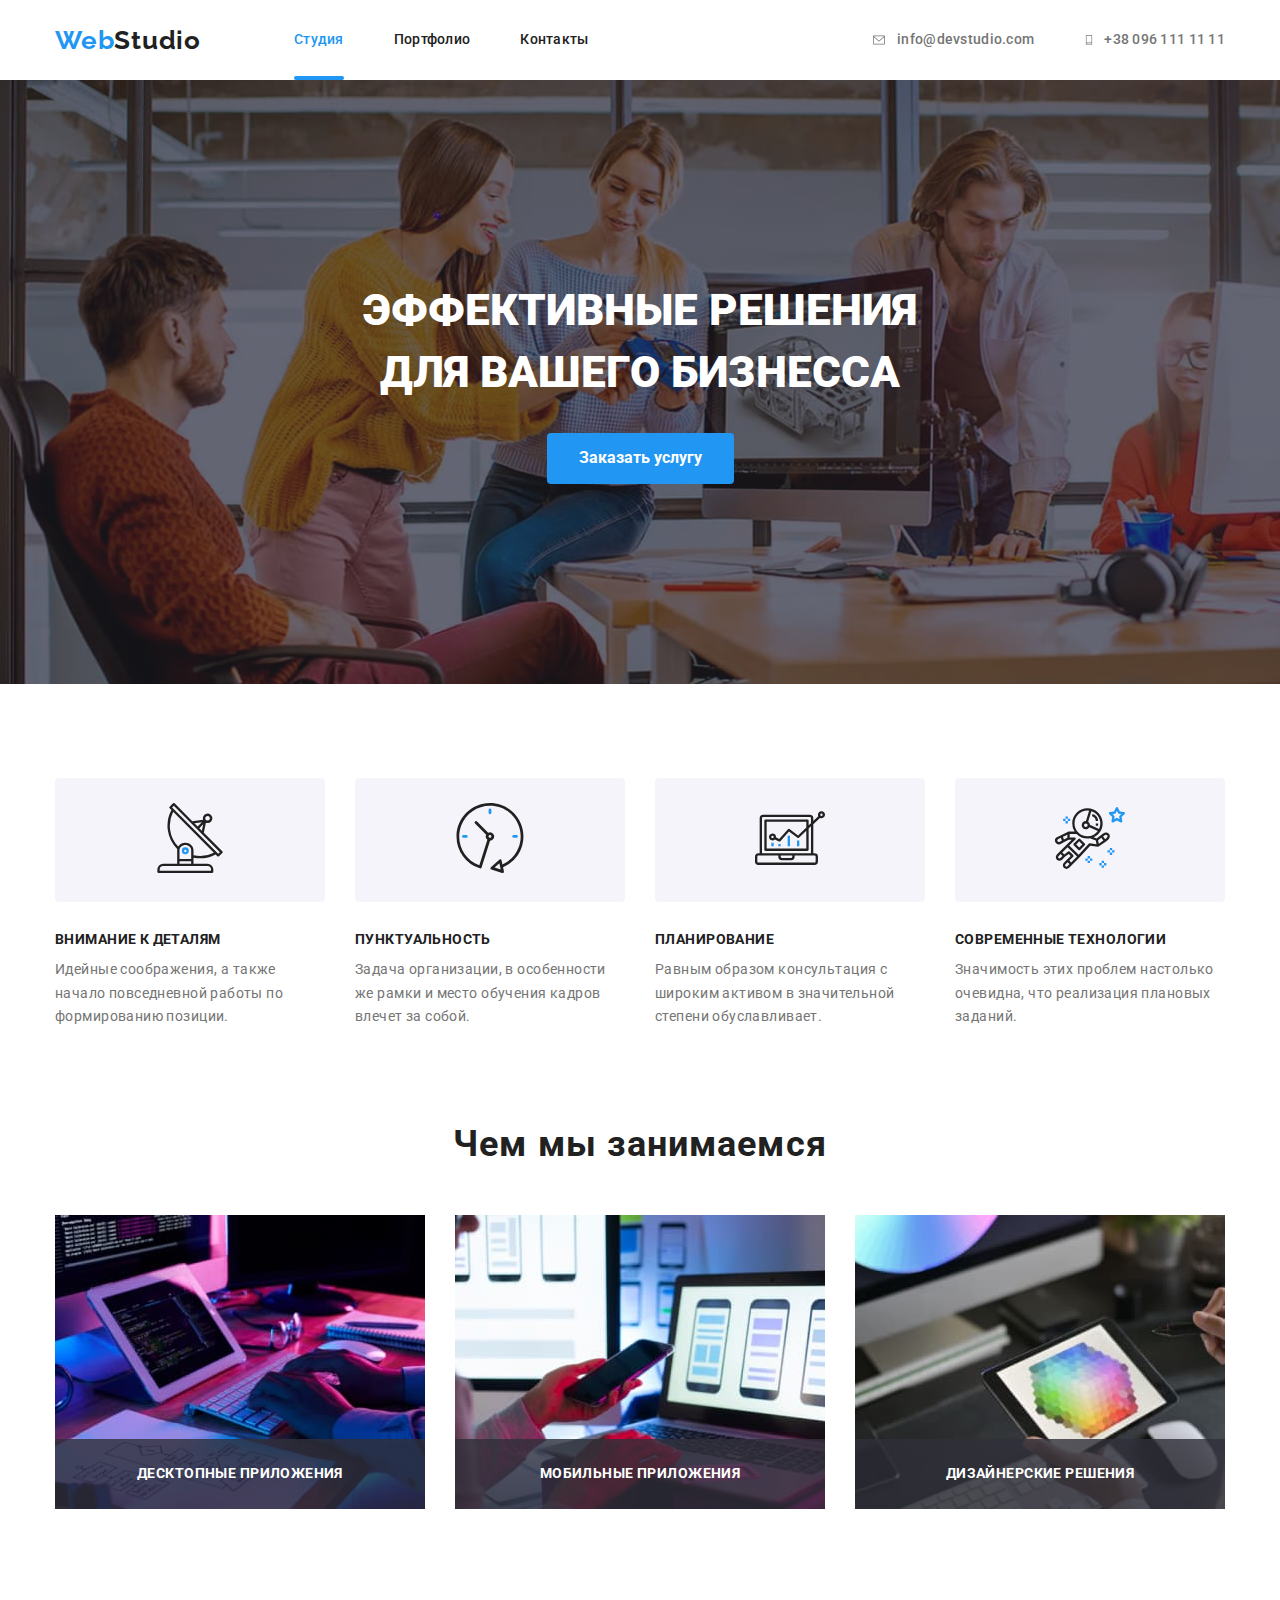
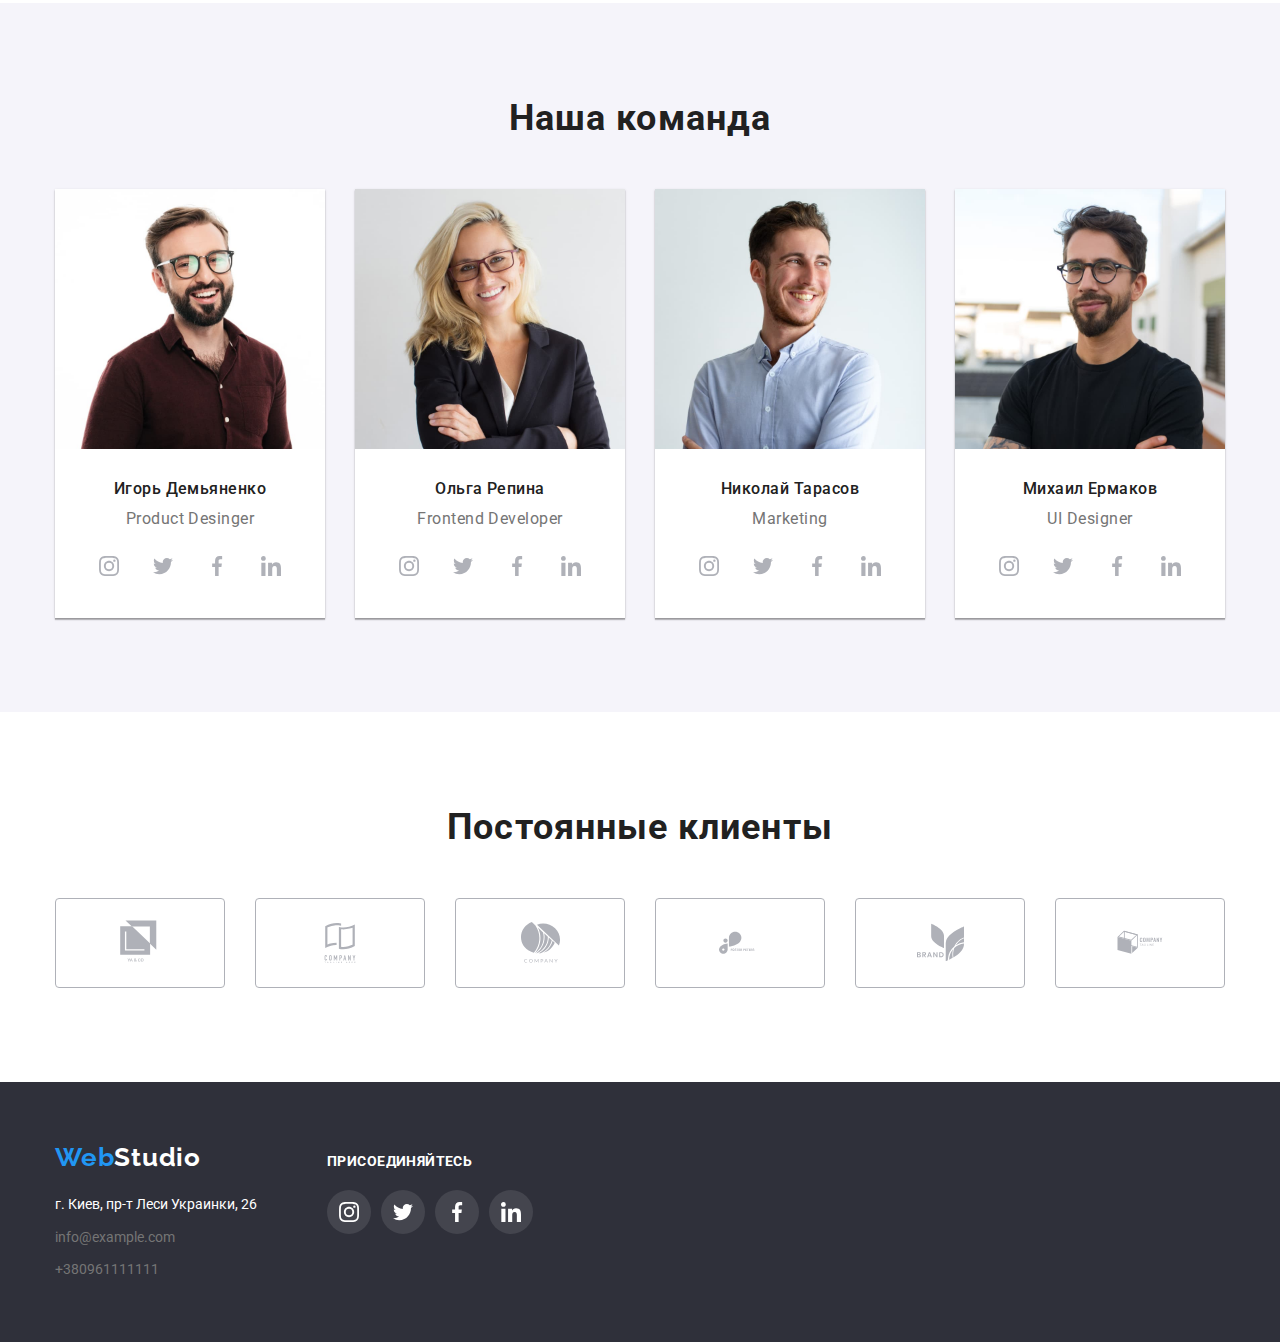
<file: index.html>
<!DOCTYPE html>
<html lang="ru">
    <head>
        <meta charset="UTF-8">
        <meta name="viewport" content="width=device-width, initial-scale=1.0">
        <title>Document</title>
        <link href="https://fonts.googleapis.com/css2?family=Raleway:wght@700&family=Roboto:wght@400;500;700;900&display=swap"
            rel="stylesheet">
        <link rel="stylesheet" href="https://cdnjs.cloudflare.com/ajax/libs/modern-normalize/1.0.0/modern-normalize.min.css">
        <link rel="stylesheet" href="./css/styles.css">
    </head>
    <body>
        <!-- Шапка -->
        <header>
            <div class="container header-container">
                <nav class="navigation">    
                    <a href="./index.html" class="logo">
                        <span  class="logo-first-part">web</span><span class="logo-second-part">Studio</span>
                    </a>
                    <ul class="nav-list">
                        <li class="current-page nav-item">
                            <a href="./index.html" class="nav-links">
                                студия
                            </a>
                            <div class="local-line"></div>
                        </li>
                        <li class="nav-item">
                            <a href="./portfolio.html" class="nav-links">портфолио</a>
                        </li>
                        <li class="nav-item">
                            <a href="" class="nav-links">контакты</a >
                        </li>
                    </ul>
                </nav>
                <ul class="header-contacts">
                    <li class="header-contacts-item">
                        <a href="mailto:info@devstudio.com">
                            <svg class="envelope">
                                <use href="./images/symbol-defs.svg#icon-envelope"></use>
                            </svg>
                            info@devstudio.com
                        </a>
                    </li>
                    <li class="header-contacts-item">
                        <a href="tel:+380961111111" >
                            <svg class="smartphone">
                                <use href="./images/symbol-defs.svg#icon-smartphone"></use>
                            </svg>
                           +38 096 111 11 11
                        </a>
                    </li>
                </ul>
            </div>
        </header>
        <main>
            <!-- Герой -->
            <section class="hero">
                <div class="container centred">
                    <h1 class="hero-title">эффективные решения<br>для вашего бизнесса</h1>
                    <button class="hero-link" data-modal-open>Заказать услугу</button>
                </div>
            </section>
            <!-- Преймущества -->
            <section class="advantages">
                <ul class="container advantages-list">
                    <li>
                        <div class="advantages-icon-block"> 
                            <svg class="advantages-icon">
                                <use href="./images/symbol-defs.svg#icon-antenna-1"></use>
                            </svg>
                        </div>
                        <h3>внимание к деталям</h3>
                        <p>идейные соображения, а также начало повседневной работы по формированию позиции.</p>
                    </li>
                    <li>
                        <div class="advantages-icon-block">
                            <svg class="advantages-icon">
                                <use href="./images/symbol-defs.svg#icon-clock-1"></use>
                            </svg>
                        </div>
                        <h3>пунктуальность</h3>
                        <p>задача организации, в особенности же рамки и место обучения кадров влечет за собой.</p>
                    </li>
                    <li>
                        <div class="advantages-icon-block">
                            <svg class="advantages-icon">
                                <use href="./images/symbol-defs.svg#icon-diagram-1"></use>
                            </svg>
                        </div>
                        <h3>планирование</h3>
                        <p>равным образом консультация с широким активом в значительной степени обуславливает.</p>
                    </li>
                    <li>
                        <div class="advantages-icon-block">
                            <svg class="advantages-icon">
                                <use href="./images/symbol-defs.svg#icon-astronaut-1"></use>
                            </svg>
                        </div>
                        <h3>современные технологии</h3>
                        <p>значимость этих проблем настолько очевидна, что реализация плановых заданий.</p>
                    </li>
                </ul>
            </section>
            <!-- Фото работ -->
            <section class="works">
                <div class="container">
                    <h2 class="section-title centred">чем мы занимаемся</h2>
                    <ul class="works-list">
                        <li>
                            <img src="./images/1.jpg" alt="работы" width="370">
                            <div class="works-text">
                                Десктопные приложения
                            </div>
                        </li>
                        <li>
                            <img src="./images/2.jpg" alt="еще работы" width="370">
                            <div class="works-text">
                                Мобильные приложения
                            </div>
                        </li>
                        <li>
                            <img src="./images/3.jpg" alt="и еще работы" width="370">
                            <div class="works-text">
                                Дизайнерские решения
                            </div>
                        </li>
                    </ul>
                </div>
            </section>
            <!-- О команде -->
            <section class="team">
                <div class="container">
                    <h2 class="section-title centred">наша команда</h2>
                    <ul class="team-list">
                        <li>
                            <img src="./images/Igor.jpg" alt="Фото Игоря" width="270">
                            <div class="team-text centred">
                                <h3>Игорь Демьяненко</h3>
                                <p>Product Desinger</p>

                                <ul  class="team-links">
                                    <li>
                                        <a href="">
                                            <svg>
                                                <use href="./images/symbol-defs.svg#icon-instagram-2"></use>
                                            </svg>
                                        </a>
                                    </li>
                                    <li>
                                        <a href="">
                                            <svg>
                                                <use href="./images/symbol-defs.svg#icon-twitter-1"></use>
                                            </svg>
                                        </a>
                                    </li>
                                    <li>
                                        <a href="">
                                            <svg>
                                                <use href="./images/symbol-defs.svg#icon-facebook-1"></use>
                                            </svg>
                                        </a>
                                    </li>
                                    <li>
                                        <a href="">
                                            <svg>
                                                <use href="./images/symbol-defs.svg#icon-linkedin-1"></use>
                                            </svg>
                                        </a>
                                    </li>
                                </ul>
                            </div>
                        </li>
                        <li>
                            <img src="./images/Olga.jpg" alt="Фото Ольги" width="270">
                            <div class="team-text centred">
                                <h3>Ольга Репина</h3>
                                <p>Frontend Developer</p>
                                <ul class="team-links">
                                    <li>
                                        <a href="">
                                            <svg>
                                                <use href="./images/symbol-defs.svg#icon-instagram-2"></use>
                                            </svg>
                                        </a>
                                    </li>
                                    <li>
                                        <a href="">
                                            <svg>
                                                <use href="./images/symbol-defs.svg#icon-twitter-1"></use>
                                            </svg>
                                        </a>
                                    </li>
                                    <li>
                                        <a href="">
                                            <svg>
                                                <use href="./images/symbol-defs.svg#icon-facebook-1"></use>
                                            </svg>
                                        </a>
                                    </li>
                                    <li>
                                        <a href="">
                                            <svg>
                                                <use href="./images/symbol-defs.svg#icon-linkedin-1"></use>
                                            </svg>
                                        </a>
                                    </li>
                                </ul>
                            </div>
                        </li>
                        <li>
                            <img src="./images/Nikolai.jpg" alt="Фото Николая" width="270">
                            <div class="team-text centred">
                                <h3>Николай Тарасов</h3>
                                <p>Marketing</p>
                                <ul class="team-links">
                                    <li>
                                        <a href="">
                                            <svg>
                                                <use href="./images/symbol-defs.svg#icon-instagram-2"></use>
                                            </svg>
                                        </a>
                                    </li>
                                    <li>
                                        <a href="">
                                            <svg>
                                                <use href="./images/symbol-defs.svg#icon-twitter-1"></use>
                                            </svg>
                                        </a>
                                    </li>
                                    <li>
                                        <a href="">
                                            <svg>
                                                <use href="./images/symbol-defs.svg#icon-facebook-1"></use>
                                            </svg>
                                        </a>
                                    </li>
                                    <li>
                                        <a href="">
                                            <svg>
                                                <use href="./images/symbol-defs.svg#icon-linkedin-1"></use>
                                            </svg>
                                        </a>
                                    </li>
                                </ul>
                            </div>
                        </li>
                        <li>
                            <img src="./images/Mihail.jpg" alt="Фото Михаила" width="270">
                            <div class="team-text centred">
                                <h3>Михаил Ермаков</h3>
                                <p>UI Designer</p>
                                <ul class="team-links">
                                    <li>
                                        <a href="">
                                            <svg>
                                                <use href="./images/symbol-defs.svg#icon-instagram-2"></use>
                                            </svg>
                                        </a>
                                    </li>
                                    <li>
                                        <a href="">
                                            <svg>
                                                <use href="./images/symbol-defs.svg#icon-twitter-1"></use>
                                            </svg>
                                        </a>
                                    </li>
                                    <li>
                                        <a href="">
                                            <svg>
                                                <use href="./images/symbol-defs.svg#icon-facebook-1"></use>
                                            </svg>
                                        </a>
                                    </li>
                                    <li>
                                        <a href="">
                                            <svg>
                                                <use href="./images/symbol-defs.svg#icon-linkedin-1"></use>
                                            </svg>
                                        </a>
                                    </li>
                                </ul>
                            </div>
                        </li>
                    
                    </ul>
            </div>
            </section>

            <!-- Клиенты -->
            <section class="clients">
                <div class="container centred">
                    <h2>Постоянные клиенты</h2>
                    <ul>
                        <li>
                            <a href="">
                                <svg width="44px" height="49px">
                                    <use href="./images/symbol-defs.svg#icon-logo-1"></use>
                                </svg>
                            </a>
                        </li>
                        <li>
                            <a href="">
                                <svg width="40px" height="52px">
                                    <use href="./images/symbol-defs.svg#icon-logo-2"></use>
                                </svg>
                            </a>
                        </li>
                        <li>
                            <a href="">
                                <svg width="41px" height="43px">
                                    <use href="./images/symbol-defs.svg#icon-logo-3"></use>
                                </svg>
                            </a>
                        </li>
                        <li>
                            <a href="">
                                <svg width="80px" height="42px">
                                    <use href="./images/symbol-defs.svg#icon-logo-4"></use>
                                </svg>
                            </a>
                        </li>
                        <li>
                            <a href="">
                                <svg width="59px" height="47px">
                                    <use href="./images/symbol-defs.svg#icon-logo-5"></use>
                                </svg>
                            </a>
                        </li>
                        <li>
                            <a href="">
                                <svg  width="88px" height="45px">
                                    <use href="./images/symbol-defs.svg#icon-logo-6"></use>
                                </svg>
                            </a>
                        </li>

                    </ul>
                </div>
            </section>
        </main>
        <!-- Подвал -->
        <footer>
            <div class="container footer-block">
                <div class="footer-first-block">
                    <a href="" class="logo">
                        <span class="logo-first-part">web</span><span class="logo-footer-second-part">Studio</span>
                    </a>
                    <address>
                        <ul>
                            <li>
                                <a href="" class="address-place contacts">г. Киев, пр-т Леси Украинки, 26</a>
                            </li>
                            <li>
                                <a href="mailto:info@example.com" class="contacts">info@example.com</a><br>
                            </li>
                            <li>
                                <a href="tel:+380961111111" class="contacts">+380961111111</a>
                            </li>
                        </ul>
                    </address>
                </div>
                <div class="footer-second-block">
                    <p>ПРИСОЕДИНЯЙТЕСЬ</p>
                    <ul class="team-links footer-team-links">
                        <li>
                            <a href="">
                                <svg>
                                    <use href="./images/symbol-defs.svg#icon-instagram-2"></use>
                                </svg>
                            </a>
                        </li>
                        <li>
                            <a href="">
                                <svg>
                                    <use href="./images/symbol-defs.svg#icon-twitter-1"></use>
                                </svg>
                            </a>
                        </li>
                        <li>
                            <a href="">
                                <svg>
                                    <use href="./images/symbol-defs.svg#icon-facebook-1"></use>
                                </svg>
                            </a>
                        </li>
                        <li>
                            <a href="">
                                <svg>
                                    <use href="./images/symbol-defs.svg#icon-linkedin-1"></use>
                                </svg>
                            </a>
                        </li>
                    </ul>
                </div>
            </div>
        </footer>
        
        <div data-modal class="modal is-hidden">
            <div class="modal-window">
                <button data-modal-close class="modal-close"> 
                    <svg width="11" height="11" viewBox="0 0 11 11" fill="none" xmlns="http://www.w3.org/2000/svg">
                        <path d="M11 1.10786L9.89214 0L5.5 4.39214L1.10786 0L0 1.10786L4.39214 5.5L0 9.89214L1.10786 11L5.5 6.60786L9.89214 11L11 9.89214L6.60786 5.5L11 1.10786Z" fill="black"/>
                    </svg>    
                </button>
            </div>

        </div>

        <script src="./modal.js"></script>
    </body>
</html>
</file>
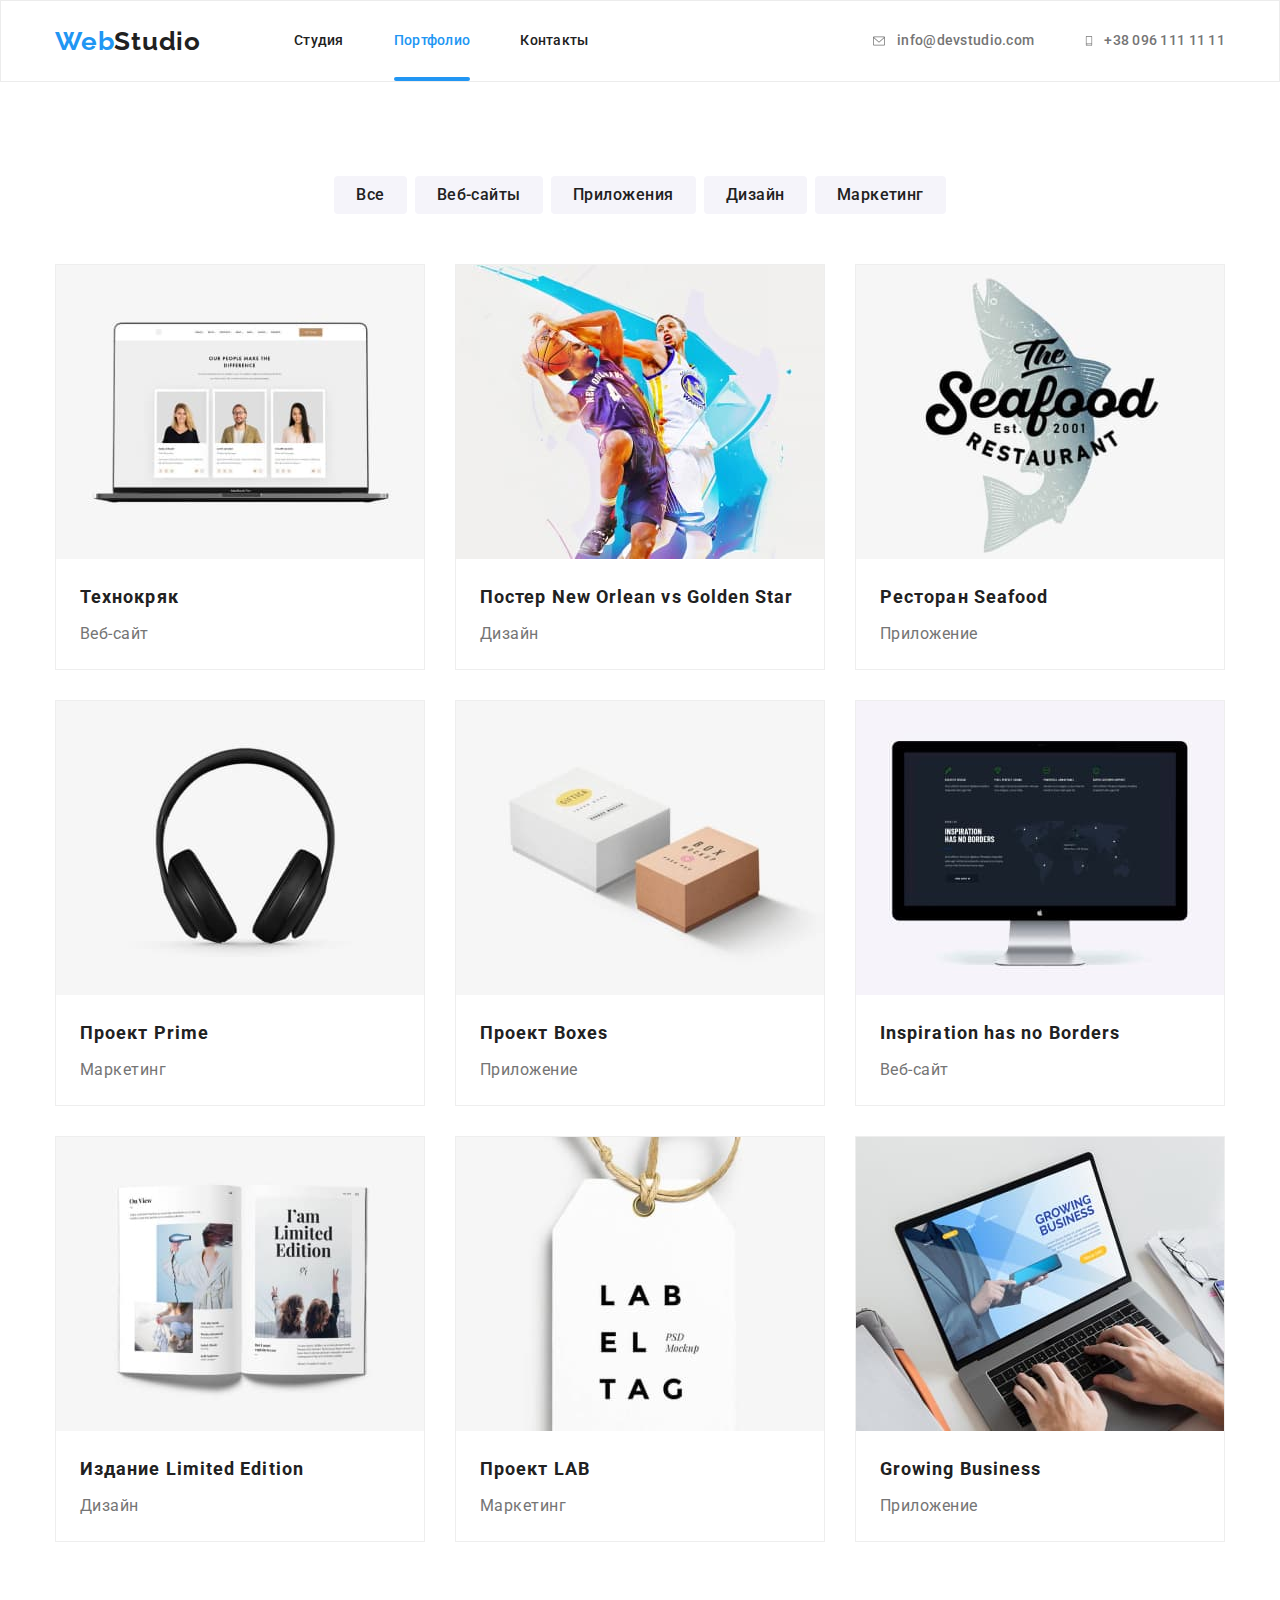
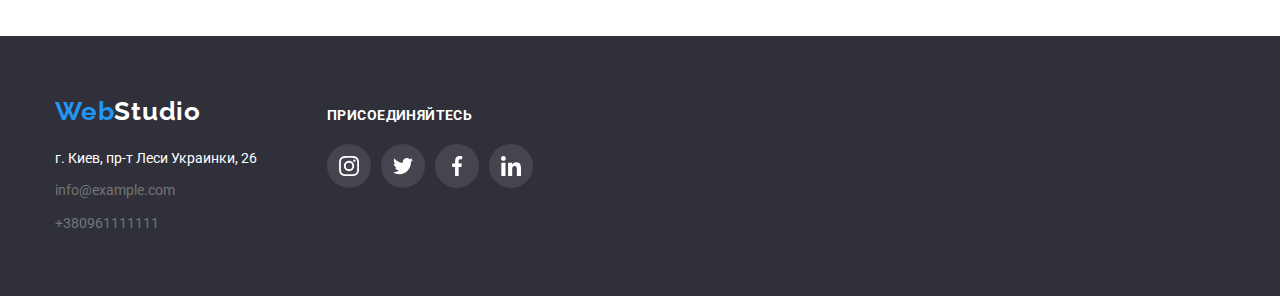
<file: portfolio.html>
<!DOCTYPE html>
<html lang="ru">

    <head>
        <meta charset="UTF-8">
        <meta name="viewport" content="width=device-width, initial-scale=1.0">
        <title>Document</title>
        <link href="https://fonts.googleapis.com/css2?family=Raleway:wght@700&family=Roboto:wght@400;500;700;900&display=swap"
            rel="stylesheet">
        <link rel="stylesheet" href="https://cdnjs.cloudflare.com/ajax/libs/modern-normalize/1.0.0/modern-normalize.min.css">
        <link rel="stylesheet" href="./css/styles.css">
    </head>

    <body>
        <!-- Шапка -->
        <header class="portfolio-header">
            <div class="container header-container">
                <nav class="navigation">
                    <a href="./index.html" class="logo">
                        <span class="logo-first-part">web</span><span class="logo-second-part">Studio</span>
                    </a>
                    <ul  class="nav-list">
                        <li class="nav-item">
                            <a href="./index.html" class="nav-links">студия</a>
                        </li>
                        <li class="nav-item current-page">
                            <a href="./portfolio.html" class="nav-links">портфолио</a>
                            <div class="local-line"></div>
                        </li>
                        <li class="nav-item">
                            <a href="" class="nav-links">контакты</a>
                        </li>
                    </ul>
                </nav>
                <ul class="header-contacts">
                    <li class="header-contacts-item">
                        <a href="mailto:info@devstudio.com">
                            <svg class="envelope">
                                <use href="./images/symbol-defs.svg#icon-envelope"></use>
                            </svg>
                            <p>info@devstudio.com</p>
                        </a>
                    </li>
                    <li class="header-contacts-item">
                        <a href="tel:+380961111111">
                            <svg class="smartphone">
                                <use href="./images/symbol-defs.svg#icon-smartphone"></use>
                            </svg>
                            <p>+38 096 111 11 11</p>
                        </a>
                    </li>
                </ul>
            </div>
        </header>
        <main>
            <section class="portfolio-main">
                <div class="container">
                    <ul class="buttons">
                        <li><button>все</button></li>
                        <li><button>веб-сайты</button></li>
                        <li><button>приложения</button></li>
                        <li><button>дизайн</button></li>
                        <li><button>маркетинг</button></li>
                    </ul>
                    <ul class="cards">
                        <li>
                            <a href="">
                                <div class="cards-img">
                                    <img src="./images/technokryack.jpg" alt="">
                                    <div class="cards-img-text">
                                        Технокряк это современная площадка распространения коронавируса. Компании используют эту платформу для цифрового шпионажа и атак на защищённые сервера конкурентов.
                                    </div>
                                </div>    
                                <div class="cards-text">
                                    <h2>Технокряк</h2>
                                    <p>Веб-сайт</p>
                                </div>
                            </a>
                        </li>
                        <li>
                            <a href="">
                                <div class="cards-img">
                                    <img src="./images/poster-new-orlean.jpg" alt="">
                                    <div class="cards-img-text">
                                        Технокряк это современная площадка распространения коронавируса. Компании используют эту платформу для цифрового шпионажа и атак на защищённые сервера конкурентов.
                                    </div>
                                </div>
                                <div class="cards-text">
                                    <h2>Постер New Orlean vs Golden Star</h2>
                                    <p>Дизайн</p>
                                </div>
                            </a>
                        </li>
                        <li>
                            <a href="">
                                <div class="cards-img">
                                    <img src="./images/restoraunt-seafood.jpg" alt="">
                                    <div class="cards-img-text">
                                        Технокряк это современная площадка распространения коронавируса. Компании используют эту платформу для цифрового шпионажа и атак на защищённые сервера конкурентов.
                                    </div>
                                </div>
                                <div class="cards-text">
                                    <h2>Ресторан Seafood</h2>
                                    <p>Приложение</p>
                                </div>
                            </a>
                        </li>
                        <li>
                            <a href="">
                                <div class="cards-img">
                                    <img src="./images/project-prime.jpg" alt="">
                                    <div class="cards-img-text">
                                        Технокряк это современная площадка распространения коронавируса. Компании используют эту платформу для цифрового шпионажа и атак на защищённые сервера конкурентов.
                                    </div>
                                </div>
                                <div class="cards-text">
                                    <h2>Проект Prime</h2>
                                    <p>Маркетинг</p>
                                </div>
                            </a>
                        </li>
                        <li>
                            <a href="">
                                <div class="cards-img">
                                    <img src="./images/project-boxes.jpg" alt="">
                                    <div class="cards-img-text">
                                        Технокряк это современная площадка распространения коронавируса. Компании используют эту платформу для цифрового шпионажа и атак на защищённые сервера конкурентов.
                                    </div>
                                </div>
                                <div class="cards-text">
                                    <h2>Проект Boxes</h2>
                                    <p>Приложение</p>
                                </div>
                            </a>
                        </li>
                        <li>
                            <a href="">
                                <div class="cards-img">
                                    <img src="./images/inspirations.jpg" alt="">
                                    <div class="cards-img-text">
                                        Технокряк это современная площадка распространения коронавируса. Компании используют эту платформу для цифрового шпионажа и атак на защищённые сервера конкурентов.
                                    </div>
                                </div>
                                <div class="cards-text">
                                    <h2>Inspiration has no Borders</h2>
                                    <p>Веб-сайт</p>
                                </div>
                            </a>
                        </li>
                        <li>
                            <a href="">
                                <div class="cards-img">
                                    <img src="./images/limited-edition.jpg" alt="">
                                    <div class="cards-img-text">
                                        Технокряк это современная площадка распространения коронавируса. Компании используют эту платформу для цифрового шпионажа и атак на защищённые сервера конкурентов.
                                    </div>
                                </div>
                                <div class="cards-text">
                                    <h2>Издание Limited Edition</h2>
                                    <p>Дизайн</p>
                                </div>
                            </a>
                        </li>
                        <li>
                            <a href="">
                                <div class="cards-img">
                                    <img src="./images/project-lab.jpg" alt="">
                                    <div class="cards-img-text">
                                        Технокряк это современная площадка распространения коронавируса. Компании используют эту платформу для цифрового шпионажа и атак на защищённые сервера конкурентов.
                                    </div>
                                </div>
                                <div class="cards-text">
                                    <h2>Проект LAB</span></h2>
                                    <p>Маркетинг</p>
                                </div>
                            </a>
                        </li>
                        <li>
                            <a href="">
                                <div class="cards-img">
                                    <img src="./images/growing-buisness.jpg" alt="">
                                    <div class="cards-img-text">
                                        Технокряк это современная площадка распространения коронавируса. Компании используют эту платформу для цифрового шпионажа и атак на защищённые сервера конкурентов.
                                    </div>
                                </div>
                                <div class="cards-text">
                                    <h2>Growing Business</h2>
                                    <p>Приложение</p>
                                </div>
                            </a>
                        </li>
                    </ul>
                </div>
            </section>
        </main>
        <!-- Подвал -->
        <footer>
            <div class="container footer-block">
                <div class="footer-first-block">
                    <a href="" class="logo">
                        <span class="logo-first-part">web</span><span class="logo-footer-second-part">Studio</span>
                    </a>
                    <address>
                        <ul>
                            <li>
                                <a href="" class="address-place contacts">г. Киев, пр-т Леси Украинки, 26</a>
                            </li>
                            <li>
                                <a href="mailto:info@example.com" class="contacts">info@example.com</a><br>
                            </li>
                            <li>
                                <a href="tel:+380961111111" class="contacts">+380961111111</a>
                            </li>
                        </ul>
                    </address>
                </div>
                <div class="footer-second-block">
                    <p>ПРИСОЕДИНЯЙТЕСЬ</p>
                    <ul class="footer-team-links team-links">
                        <li>
                            <a href="">
                                <svg>
                                    <use href="./images/symbol-defs.svg#icon-instagram-2"></use>
                                </svg>
                            </a>
                        </li>
                        <li>
                            <a href="">
                                <svg>
                                    <use href="./images/symbol-defs.svg#icon-twitter-1"></use>
                                </svg>
                            </a>
                        </li>
                        <li>
                            <a href="">
                                <svg>
                                    <use href="./images/symbol-defs.svg#icon-facebook-1"></use>
                                </svg>
                            </a>
                        </li>
                        <li>
                            <a href="">
                                <svg>
                                    <use href="./images/symbol-defs.svg#icon-linkedin-1"></use>
                                </svg>
                            </a>
                        </li>
                    </ul>
                </div>
            </div>
        </footer>
        
        
        
        </body>
        
        </html>
</file>
<file: css/styles.css>
:root {
  --primary-text-color: #212121;
  --secondary-text-color: #757575;
  --accent: #2196f3;
  --white: #ffffff;
  --primary-bg-color: #2f303a;
  --secondary-bg-color: #f5f4fa;
  --icon-accent: #2196f3;
  --icon-color: #afb1b8;
}

* {
  text-decoration: none;
  color: inherit;
  /* margin: 0;
  padding: 0; */
}

img {
  display: block;
}

ul,
h1,
h2,
h3,
h4,
h5,
p {
  margin: 0;
  padding: 0;
}

body {
  color: var(--primary-text-color);
  font-family: "Roboto", sans-serif;
  background-color: var(--white);
}
ul {
  list-style-type: none;
}
header {
  font-weight: 500;
  font-size: 14px;
  line-height: 1.14;
  letter-spacing: 0.02em;
}

/* Контейнер */
.container {
  width: 1200px;
  padding: 0 15px;
  margin-left: auto;
  margin-right: auto;
}

/* Центрирование */
.centred {
  text-align: center;
}

.header-container {
  display: flex;
  align-items: center;
}

.navigation {
  display: flex;
  align-items: center;
}

.header-contacts {
  display: flex;
  margin-left: auto;
  padding: 0;

  color: var(--secondary-text-color);
}

.header-contacts-item:not(:last-child) {
  margin-right: 50px;
}

.header-contacts a {
  display: flex;
  align-items: center;
}

.nav-links {
  display: block;
  padding-top: 32px;
  padding-bottom: 32px;
}

.nav-item:not(:last-child) {
  margin-right: 50px;
}

.nav-list {
  display: flex;
  margin: 0;

  text-transform: capitalize;
}

.logo {
  margin-right: 93px;
}

.logo-first-part,
.logo-second-part,
.logo-footer-second-part {
  font-family: "Raleway", sans-serif;
  font-size: 26px;
  line-height: 1.19;
  font-weight: 700;
  text-transform: capitalize;
  letter-spacing: 0.03em;
}
.logo-footer-second-part {
  color: var(--white);
}

.logo-first-part {
  color: var(--accent);
}
.current-page {
  position: relative;
  color: var(--accent);
}
.hero-title {
  margin: 0;
  margin-bottom: 30px;

  font-weight: 900;
  font-size: 44px;
  line-height: 1.4;
  color: var(--white);
  text-transform: uppercase;
}
.hero {
  margin: 0 auto;
  max-width: 1600px;
  padding: 200px 0;

  background-color: var(--primary-bg-color);

  background-image: linear-gradient(
      to top,
      rgba(47, 48, 58, 0.4),
      rgba(47, 48, 58, 0.4)
    ),
    url(../images/background-hero.jpg);
  background-repeat: no-repeat;
  background-size: cover;
}
.hero-link {
  border: none;

  display: inline-block;
  padding: 10px 32px;
  border-radius: 4px;

  color: var(--white);
  background-color: var(--accent);

  font-size: 16px;
  font-weight: 700;
  line-height: 1.9;
}
.advantages h3 {
  font-weight: 700;
  font-size: 14px;
  line-height: 1.14;
  text-transform: uppercase;
  letter-spacing: 0.03em;
}
.advantages p {
  color: var(--secondary-text-color);
  font-size: 14px;
  font-weight: 400;
  line-height: 1.7;
  letter-spacing: 0.03em;
}
.advantages p::first-letter {
  text-transform: capitalize;
}
.section-title {
  font-size: 36px;
  font-weight: 700;
  line-height: 1.17;
  letter-spacing: 0.03em;
}
.section-title::first-letter {
  text-transform: capitalize;
}

.team {
  padding: 94px 0;

  background-color: var(--secondary-bg-color);
}

.team h3 {
  font-size: 16px;
  font-weight: 500;
  line-height: 1.19;
  letter-spacing: 0.03em;
}

.team p {
  font-size: 16px;
  font-weight: 400;
  line-height: 1.19;
  letter-spacing: 0.03em;

  color: var(--secondary-text-color);
}

footer {
  padding: 60px 0;

  background-color: var(--primary-bg-color);
}

.contacts {
  font-style: normal;
  color: var(--secondary-text-color);
  font-weight: 400;
  font-size: 14px;
  line-height: 1.71;
}

.address-place {
  color: var(--white);
}

.cards {
  display: flex;
  flex-wrap: wrap;
}

.cards li:not(:nth-child(3n)) {
  margin-right: 30px;
}

.cards li:not(:nth-last-child(-n + 3)) {
  margin-bottom: 30px;
}

.cards li {
  border: 1px solid #eeeeee;
  width: 370px;
}

.cards a {
  display: block;

  transition: box-shadow 250ms cubic-bezier(0.4, 0, 0.2, 1);
}

.cards a:hover,
.cards a:focus {
  box-shadow: 0px 1px 1px rgba(0, 0, 0, 0.12), 0px 4px 4px rgba(0, 0, 0, 0.06),
    1px 4px 6px rgba(0, 0, 0, 0.16);
}

.cards h2 {
  font-size: 18px;
  font-weight: 700;
  line-height: 2;
  letter-spacing: 0.06em;
}

.cards p {
  font-size: 16px;
  color: var(--secondary-text-color);
  font-weight: 400;
  line-height: 1.87;
  letter-spacing: 0.03em;
}

.cards h2 {
  margin-bottom: 4px;
}

.advantages-list {
  display: flex;
}

.advantages-list li {
  width: 270px;
}

.advantages-list li:not(:last-child) {
  margin-right: 30px;
}

.advantages {
  padding: 94px 0;
}

.advantages-list h3 {
  margin-bottom: 10px;
}

.works h2 {
  margin-bottom: 50px;
}

.works-list {
  display: flex;
}

.works-list li:not(:last-child) {
  margin-right: 30px;
}

.works {
  padding-bottom: 94px;
}

.team-list {
  display: flex;
}

.team h2 {
  margin-bottom: 50px;
}

.team-list > li:not(:last-child) {
  margin-right: 30px;
}

.team-list > li {
  width: 270px;
  box-shadow: 0px 1px 3px rgba(0, 0, 0, 0.12), 0px 1px 1px rgba(0, 0, 0, 0.14),
    0px 2px 1px rgba(0, 0, 0, 0.2);
}

.team-text {
  padding: 30px 32px;

  background-color: var(--white);
}

.team-text p {
  margin-bottom: 16px;
}

.team h3 {
  margin-bottom: 10px;
}

footer .logo {
  display: inline-block;
  margin-bottom: 20px;
  margin-right: 0;
}

.footer-first-block li:not(:last-child) {
  margin-bottom: 9px;
}

/* Портфолио */

.buttons button:hover,
.buttons button:focus {
  color: var(--white);
  background-color: var(--accent);
  box-shadow: 0px 3px 1px rgba(0, 0, 0, 0.1), 0px 1px 2px rgba(0, 0, 0, 0.08), 0px 2px 2px rgba(0, 0, 0, 0.12);
}
.buttons button {
  padding: 6px 22px;
  border: none;
  border-radius: 4px;
  display: block;

  background-color: var(--secondary-bg-color);

  font-weight: 500;
  font-size: 16px;
  line-height: 1.62;
  letter-spacing: 0.03em;

  transition: background-color 250ms cubic-bezier(0.4, 0, 0.2, 1), color 250ms cubic-bezier(0.4, 0, 0.2, 1), box-shadow 250ms cubic-bezier(0.4, 0, 0.2, 1);
}

.buttons li:not(:last-child) {
  margin-right: 8px;
}

.buttons button::first-letter {
  text-transform: capitalize;
}

.portfolio-main {
  padding: 94px 0;
}

.buttons {
  display: flex;
  justify-content: center;
  margin-bottom: 50px;
}

.cards-text {
  padding: 20px 24px;
}

.portfolio-header {
  border: 1px solid #ececec;
}

.clients h2 {
  font-size: 36px;
  font-weight: 700;
  line-height: 1.17;
  letter-spacing: 0.03em;
  margin-bottom: 50px;
}

.clients {
  padding: 94px 0;
}

.footer-block {
  display: flex;
  align-items: baseline;
}

.footer-first-block {
  margin-right: 70px;
}

.footer-second-block p {
  color: var(--white);

  font-size: 14px;
  font-weight: 700;
  line-height: 1.14;
  letter-spacing: 0.03em;
  margin-bottom: 20px;
}

.envelope {
  width: 16px;
  height: 12px;
  margin-right: 10px;
  fill: currentColor;
}

.nav-list a:hover,
.nav-list a:focus,
.header-contacts a:hover,
.header-contacts a:focus {
  color: var(--accent);
  fill: var(--accent);
}

.nav-list a,
.header-contacts a{
  transition: fill 250ms cubic-bezier(0.4, 0, 0.2, 1), color  250ms cubic-bezier(0.4, 0, 0.2, 1);}


.smartphone {
  width: 10px;
  height: 16px;
  margin-right: 10px;
  fill: currentColor;
}

.advantages-icon {
  width: 70px;
  height: 70px;
}

.advantages-icon-block {
  padding: 25px 100px;
  background-color: #f5f4fa;
  margin-bottom: 30px;
  border-radius: 4px;
}

.team-links,
.footer-team-links {
  margin: 0;
  padding: 0;
  display: flex;
  color: #afb1b8;
}

.team-links svg,
.footer-team-links svg {
  width: 20px;
  height: 20px;
}

.team-links li,
.footer-team-links li {
  width: 44px;
  height: 44px;
}

.team-links a,
.footer-team-links a {
  display: flex;
  justify-content: center;
  align-items: center;
  width: 100%;
  height: 100%;
  border-radius: 50%;
  fill: currentColor;

  transition: fill 250ms cubic-bezier(0.4, 0, 0.2, 1), background-color 250ms cubic-bezier(0.4, 0, 0.2, 1);
}

.team-links li:not(:last-child),
.footer-team-links li:not(:last-child) {
  margin-right: 10px;
}

.team-links a:hover,
.team-links a:focus {
  background-color: var(--accent);
  fill: var(--white);
}

.clients ul {
  display: flex;
}

.clients a {
  color: var(--icon-color);
  display: flex;
  align-items: center;
  justify-content: center;
  border: 1px solid #afb1b8;
  box-sizing: border-box;
  border-radius: 4px;
  width: 100%;
  height: 100%;
  fill: currentColor;

  transition: fill 250ms cubic-bezier(0.4, 0, 0.2, 1), border 250ms cubic-bezier(0.4, 0, 0.2, 1);
}

.clients a:hover,
.clients a:focus {
  fill: var(--icon-accent);
  border: 1px solid #2196f3;
}

.clients li {
  width: 170px;
  height: 90px;
}

.clients li:not(:last-child) {
  margin-right: 30px;
  padding: 0;
}

.footer-team-links a {
  background-color: rgba(255, 255, 255, 0.1);
  fill: var(--white);
}

.footer-inst a {
  box-shadow: 0px 4px 4px rgba(0, 0, 0, 0.25);
}


.local-line{

  position: absolute;
  bottom: 0;

  width: 100%;
  height: 4px;
  border-radius: 2px;

  background-color: var(--accent);
}

.works-list li{
  position: relative;
}

.works-text{
  position: absolute;
  bottom: 0;
  width: 100%;
  padding: 27px 20px;




  text-align: center;
  text-transform: uppercase;
  font-weight: 700;
  font-size: 14px;
  line-height: 1.14;
  letter-spacing: 0.03em;

  color: var(--white);
  background: rgba(47, 48, 58, 0.8);
}

.cards-img{
  position: relative;
  overflow: hidden;
}

.cards-img-text{
  position: absolute;
  top: 0;
  left: 0;
  transform: translateY(100%);

  padding: 63px 24px;
  width: 100%;
  height: 100%;

  font-size: 18px;
  line-height: 1.56;
  letter-spacing: 0.03em;

  color: var(--white);
  background-color: rgba(33, 150, 243, 0.9);

  transition: transform 250ms cubic-bezier(0.4, 0, 0.2, 1);
}

.cards a:hover .cards-img-text,
.cards a:focus .cards-img-text{
  transform: translateY(0);
}

.modal{
  position: fixed;
  top: 0;
  left: 0;

  width: 100%;
  height: 100%;

  background-color: rgba(0, 0, 0, 0.2);
  
  opacity: 1;
  transition: opacity 250ms cubic-bezier(0.4, 0, 0.2, 1);
}

.modal-window{
  position: absolute;
  top: 50%;
  left: 50%;
  transform: translate(-50%, -50%) scale(1);

  width: 528px;
  height: 581px;
  padding: 40px;
  border-radius: 4px;
  
  background-color: var(--white);
  box-shadow: 0px 1px 3px rgba(0, 0, 0, 0.12), 0px 1px 1px rgba(0, 0, 0, 0.14), 0px 2px 1px rgba(0, 0, 0, 0.2);

  transition: transform 250ms cubic-bezier(0.4, 0, 0.2, 1);
}

.is-hidden{
  opacity: 0;
  pointer-events: none;

}

.is-hidden .modal-window{
  transform: translate(-50%, -50%) scale(0.9);
}

.modal-close{
  position: absolute;
  top: 8px;
  right: 8px;

  display: flex;
  align-items: center;
  justify-content: center;

  width: 30px;
  height: 30px;
  border: 1px solid rgba(0, 0, 0, 0.1);
  border-radius: 50%;

  background-color: var(--white);

}

.modal-close svg{
  width: 11px;
  height: 11px;
}
</file>
